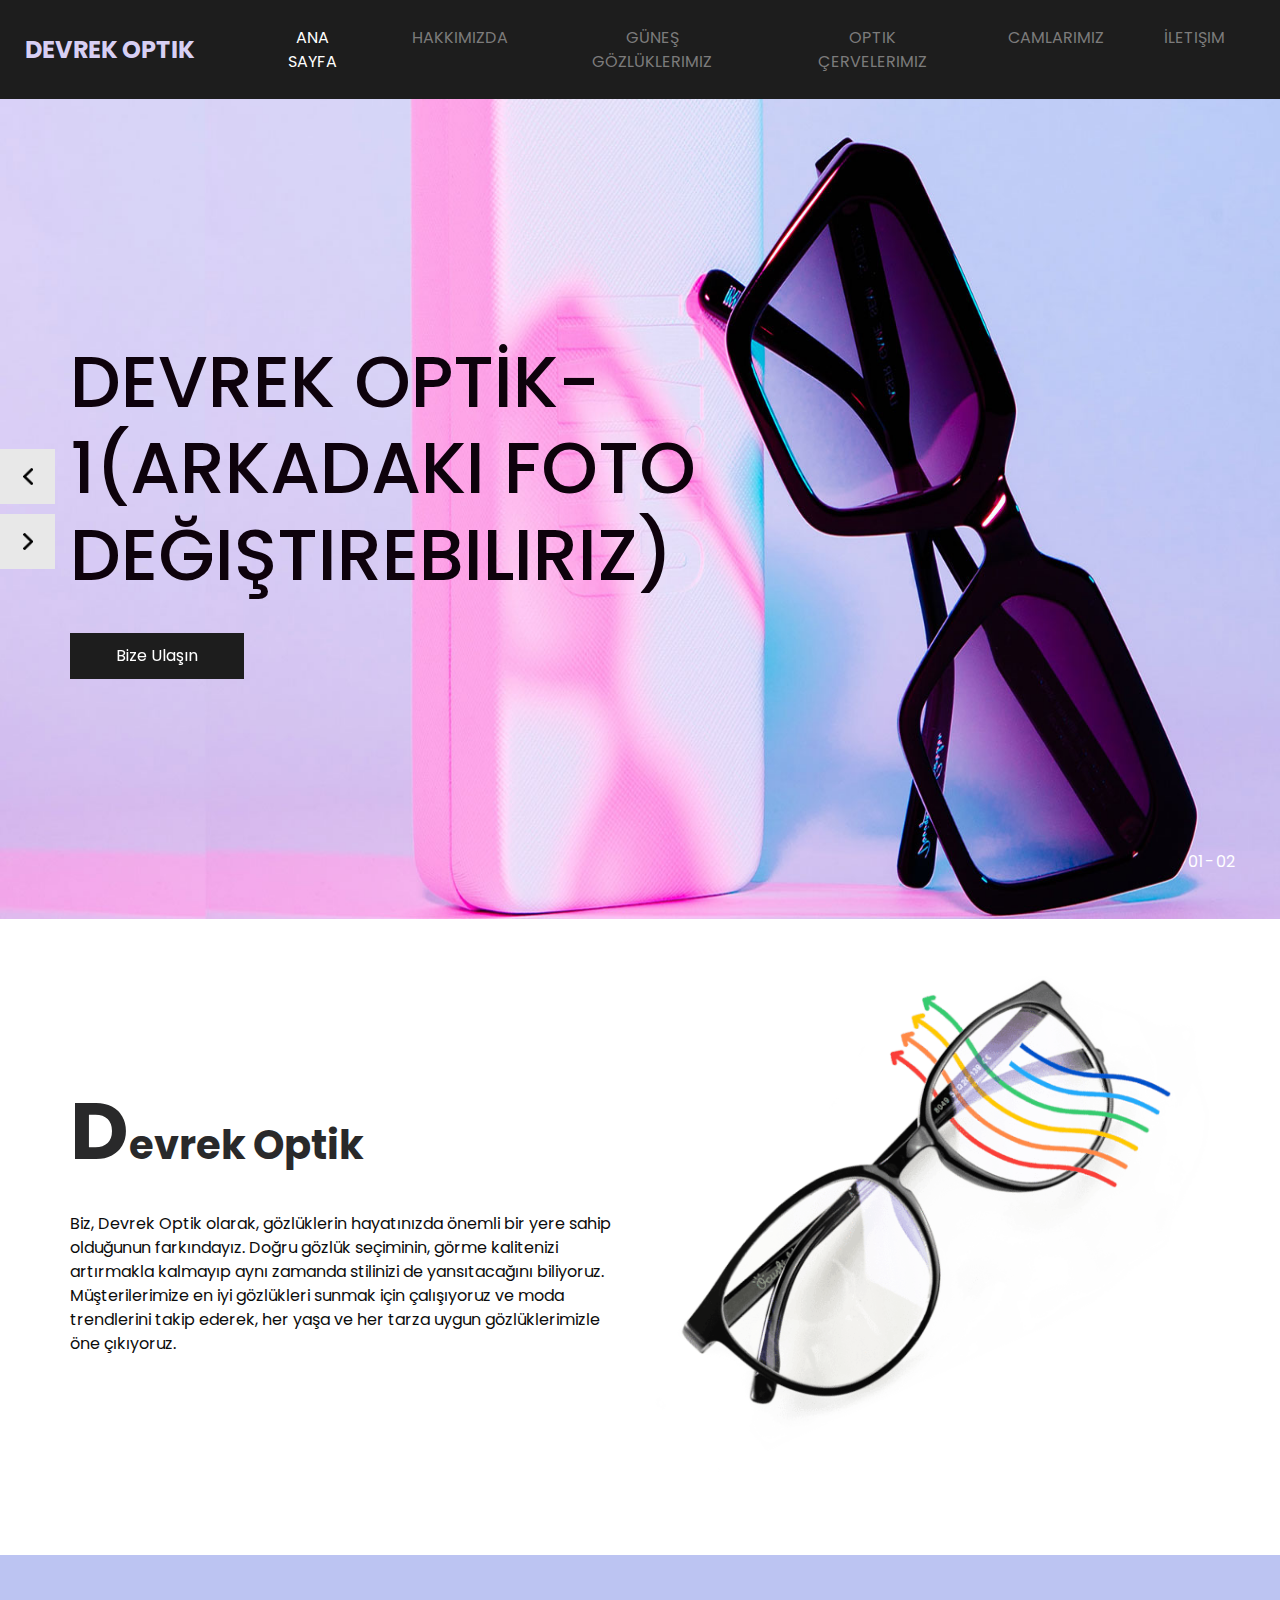
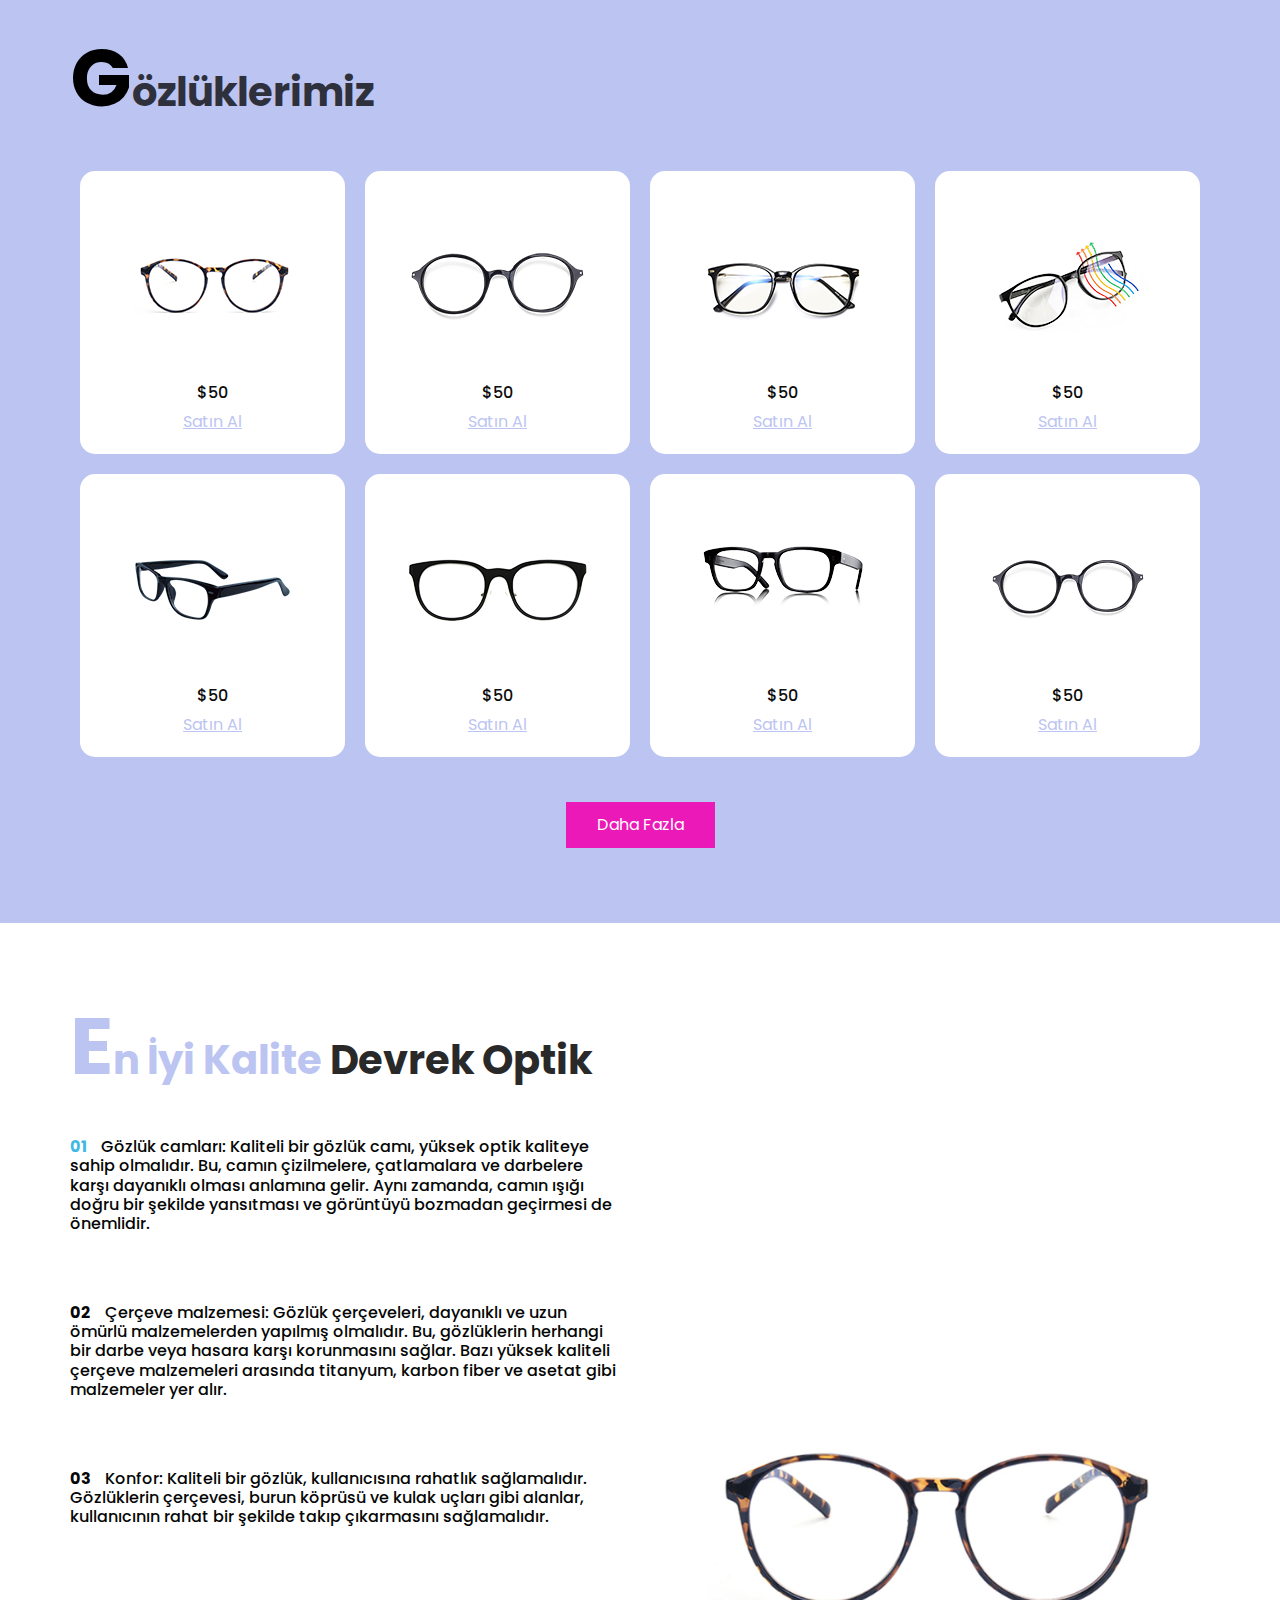
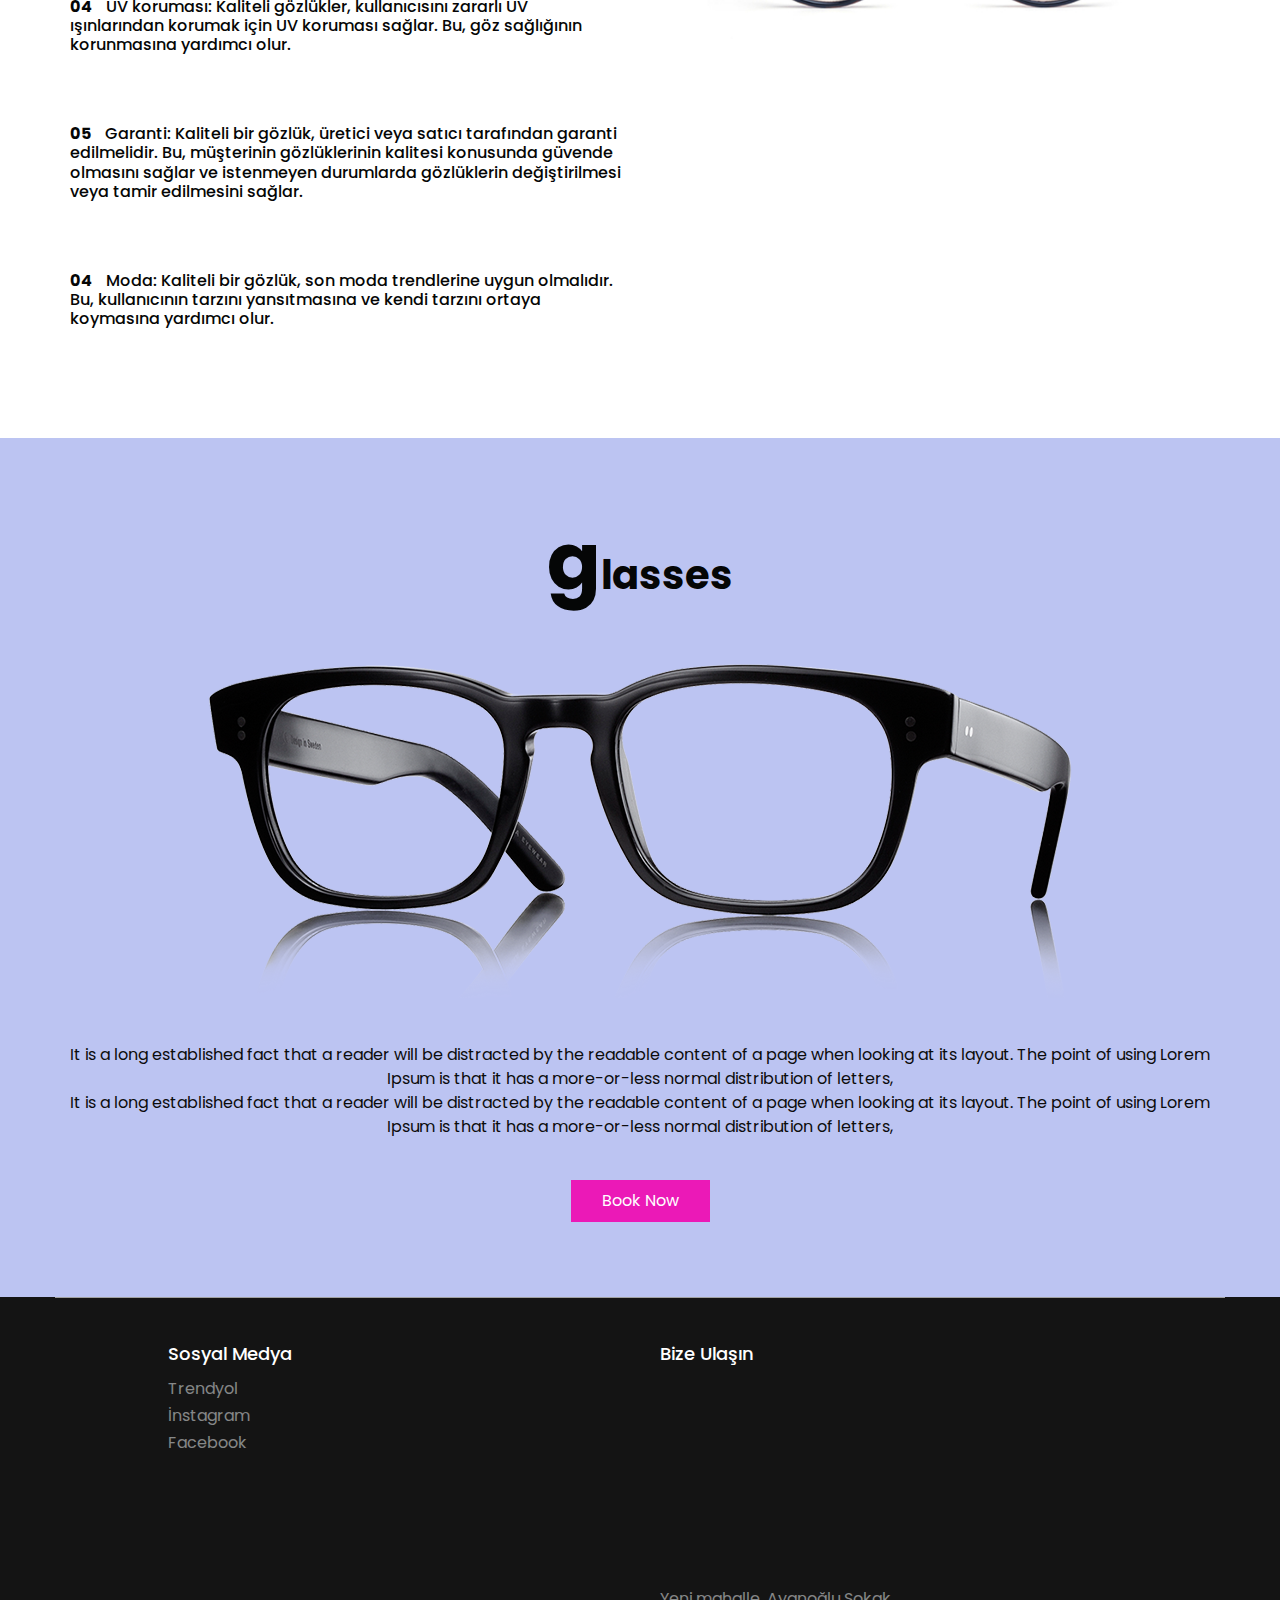
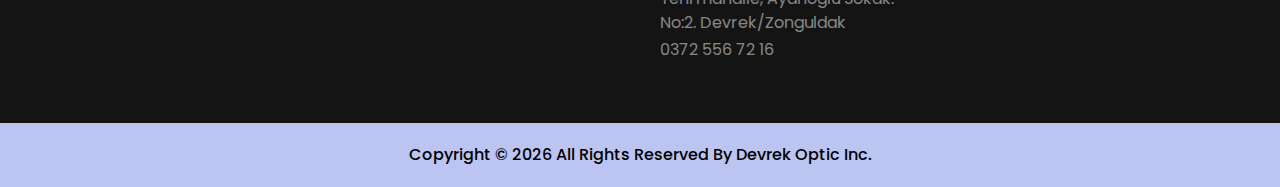
<file: devrek-optik/index.html>
<!DOCTYPE html>
<html>

<head>

  <meta charset="utf-8" />
  <meta http-equiv="X-UA-Compatible" content="IE=edge" />

  <meta name="viewport" content="width=device-width, initial-scale=1, shrink-to-fit=no" />

  <meta name="keywords" content="DEVREK OPTİK | DAİMA GÜLEN GÖZLER..." />
  <meta name="description" content="Gözlük ihtiyaçlarınızı karşılayacak her şeyi bulabileceğiniz tek adres. Geniş ürün yelpazemizle her yaşa ve her tarza uygun gözlükler sunuyoruz." />
  <meta name="author" content="Emre ÖZTÜRK" />

  <title>DEVREK OPTİK</title>

  <link rel="icon" href="/images/logo.jpg">

  <link rel="stylesheet" type="text/css" href="https://cdnjs.cloudflare.com/ajax/libs/OwlCarousel2/2.1.3/assets/owl.carousel.min.css" />


  <link rel="stylesheet" type="text/css" href="css/bootstrap.css" />


  <link href="https://fonts.googleapis.com/css?family=Poppins:400,600,700&display=swap" rel="stylesheet">

  <link href="css/style.css" rel="stylesheet" />

  <link href="css/responsive.css" rel="stylesheet" />
</head>

<body>
  <div class="hero_area">

    <header class="header_section">
      <div class="container-fluid">
        <nav class="navbar navbar-expand-lg custom_nav-container pt-3">
          <a class="navbar-brand mr-5" href="index.html">
            <span>
              Devrek Optik
            </span>
          </a>
          <button class="navbar-toggler" type="button" data-toggle="collapse" data-target="#navbarSupportedContent" aria-controls="navbarSupportedContent" aria-expanded="false" aria-label="Toggle navigation">
            <span class="navbar-toggler-icon"></span>
          </button>
          <div class="collapse navbar-collapse" id="navbarSupportedContent">
            <div class="d-flex mr-auto flex-column flex-lg-row align-items-center">
              <ul class="navbar-nav  ">
                <li class="nav-item active">
                  <a class="nav-link" href="index.html">Ana Sayfa <span class="sr-only">(current)</span></a>
                </li>
                <li class="nav-item">
                  <a class="nav-link" href="about.html"> Hakkımızda </a>
                </li>
                <li class="nav-item">
                  <a class="nav-link" href="shop.html"> Güneş Gözlüklerimiz </a>
                </li>
                <li class="nav-item">
                  <a class="nav-link" href="glass.html"> Optik Çervelerimiz </a>
                </li>
                <li class="nav-item">
                  <a class="nav-link" href="glass.html">Camlarımız  </a>
                </li>
                <li class="nav-item">
                  <a class="nav-link" href="contact.html">İletişim</a>
                </li>
              </ul>
            </div>
          </div>
        </nav>
      </div>
    </header>

    <section class=" slider_section position-relative">
      <ol class="carousel-indicators">
        <li data-target="#carouselExampleIndicators" data-slide-to="0" class="active">01</li> <span>-</span>
        <li data-target="#carouselExampleIndicators" data-slide-to="1">02</li>
      </ol>
      <div class="glass">
        <h6>
          
        </h6>
      </div>
      <div id="carouselExampleIndicators" class="carousel slide" data-ride="carousel">

        <div class="carousel-inner">
          <div class="carousel-item active">
            <div class="container">
              <div class="row">
                <div class="col-md-7">
                  <div class="detail-box">
                    <div>
                      <h1>
                        DEVREK OPTİK-1(arkadaki foto değiştirebiliriz)
                      </h1>
                      <div class="btn-box">
                        <a href="contact.html" class="btn-1">
                          Bize Ulaşın
                        </a>
                      </div>
                    </div>
                  </div>
                </div>
              </div>
            </div>
          </div>
          <div class="carousel-item">
            <div class="container">
              <div class="row">
                <div class="col-md-7">
                  <div class="detail-box">
                    <div>
                      <h1>
                        DEVREK OPTİK-2
                      </h1>
                      <div class="btn-box">
                        <a href="contact.html" class="btn-1">
                          Bize Ulaşın
                        </a>
                      </div>
                    </div>
                  </div>
                </div>
              </div>
            </div>
          </div>
        </div>
        <div class="custom_carousel-control">
          <a class="carousel-control-prev" href="#carouselExampleIndicators" role="button" data-slide="prev">
            <span class="sr-only">Önceki</span>
          </a>
          <a class="carousel-control-next" href="#carouselExampleIndicators" role="button" data-slide="next">
            <span class="sr-only">İleri</span>
          </a>
        </div>
      </div>
    </section>
 
  </div>

 

  <section class="about_section layout_padding">
    <div class="container">
      <div class="row">
        <div class="col-md-6">
          <div class="detail-box">
            <div class="heading_container">
              <h2>
               Devrek Optik
              </h2>
            </div>
            <p>
              Biz, Devrek Optik olarak, gözlüklerin hayatınızda önemli bir yere sahip olduğunun farkındayız. Doğru gözlük seçiminin, görme kalitenizi artırmakla kalmayıp aynı zamanda stilinizi de yansıtacağını biliyoruz. Müşterilerimize en iyi gözlükleri sunmak için çalışıyoruz ve moda trendlerini takip ederek, her yaşa ve her tarza uygun gözlüklerimizle öne çıkıyoruz.
            </p>
          </div>
        </div>
        <div class="col-md-6">
          <div class="img-box">
            <img src="images/about-img.png" alt="">
          </div>
        </div>
      </div>
    </div>
  </section>


  <section class="glass_section layout_padding">
    <div class="container">
      <div class="heading_container">
        <h2>
          <span> Gözlüklerimiz </span>
        </h2>
      </div>
      <div class="glass_container">
        <div class="box">
          <div class="img-box">
            <img src="images/g-1.png" alt="">
          </div>
          <div class="price">
            <h6>
              $50
            </h6>
            <a href="">
              Satın Al
            </a>
          </div>
        </div>
        <div class="box">
          <div class="img-box">
            <img src="images/g-2.png" alt="">
          </div>
          <div class="price">
            <h6>
              $50
            </h6>
            <a href="">
              Satın Al
            </a>
          </div>
        </div>
        <div class="box">
          <div class="img-box">
            <img src="images/g-3.png" alt="">
          </div>
          <div class="price">
            <h6>
              $50
            </h6>
            <a href="">
              Satın Al
            </a>
          </div>
        </div>
        <div class="box">
          <div class="img-box">
            <img src="images/g-4.png" alt="">
          </div>
          <div class="price">
            <h6>
              $50
            </h6>
            <a href="">
              Satın Al
            </a>
          </div>
        </div>
        <div class="box">
          <div class="img-box">
            <img src="images/g-5.png" alt="">
          </div>
          <div class="price">
            <h6>
              $50
            </h6>
            <a href="">
              Satın Al
            </a>
          </div>
        </div>
        <div class="box">
          <div class="img-box">
            <img src="images/g-6.png" alt="">
          </div>
          <div class="price">
            <h6>
              $50
            </h6>
            <a href="">
              Satın Al
            </a>
          </div>
        </div>
        <div class="box">
          <div class="img-box">
            <img src="images/g-7.png" alt="">
          </div>
          <div class="price">
            <h6>
              $50
            </h6>
            <a href="">
              Satın Al
            </a>
          </div>
        </div>
        <div class="box">
          <div class="img-box">
            <img src="images/g-8.png" alt="">
          </div>
          <div class="price">
            <h6>
              $50
            </h6>
            <a href="">
              Satın Al
            </a>
          </div>
        </div>
      </div>
      <div class="btn-box">
        <a href="">
          Daha Fazla
        </a>
      </div>
    </div>
  </section>

  <section class="quality_section layout_padding">
    <div class="container">
      <div class="heading_container">
        <h2>
          <span> En İyi Kalite</span> Devrek Optik
        </h2>
      </div>
      <div class="row">
        <div class="col-md-6">
          <ul class="nav nav-tabs detail-box" id="myTab" role="tablist">
            <li class="">
              <a class=" active" id="QTab1Link" data-toggle="tab" href="#qTab1" role="tab" aria-controls="qTab1" aria-selected="true">
                <h6 id="QTab1Link" data-toggle="tab" href="#qTab1" role="tab" aria-controls="qTab1" aria-selected="true">
                  <span>01</span>
                  Gözlük camları: Kaliteli bir gözlük camı, yüksek optik kaliteye sahip olmalıdır. Bu, camın çizilmelere, çatlamalara ve darbelere karşı dayanıklı olması anlamına gelir. Aynı zamanda, camın ışığı doğru bir şekilde yansıtması ve görüntüyü bozmadan geçirmesi de önemlidir.
                </h6>
              </a>
            </li>
            <li class="">
              <a class="" id="QTab2Link" data-toggle="tab" href="#qTab2" role="tab" aria-controls="qTab2" aria-selected="false">
                <h6 id="QTab2Link" data-toggle="tab" href="#qTab2" role="tab" aria-controls="qTab2" aria-selected="false">
                  <span>02</span>
                  Çerçeve malzemesi: Gözlük çerçeveleri, dayanıklı ve uzun ömürlü malzemelerden yapılmış olmalıdır. Bu, gözlüklerin herhangi bir darbe veya hasara karşı korunmasını sağlar. Bazı yüksek kaliteli çerçeve malzemeleri arasında titanyum, karbon fiber ve asetat gibi malzemeler yer alır.
                </h6>
              </a>
            </li>
            <li class="">
              <a class="" id="QTab3Link" data-toggle="tab" href="#qTab3" role="tab" aria-controls="qTab3" aria-selected="false">
                <h6 id="QTab3Link" data-toggle="tab" href="#qTab3" role="tab" aria-controls="qTab3" aria-selected="false">
                  <span>03</span>
                  Konfor: Kaliteli bir gözlük, kullanıcısına rahatlık sağlamalıdır. Gözlüklerin çerçevesi, burun köprüsü ve kulak uçları gibi alanlar, kullanıcının rahat bir şekilde takıp çıkarmasını sağlamalıdır.
                </h6>
              </a>
            </li>
            <li class="">
              <a class="" id="QTab4Link" data-toggle="tab" href="#qTab4" role="tab" aria-controls="qTab4" aria-selected="false">
                <h6 id="QTab4Link" data-toggle="tab" href="#qTab4" role="tab" aria-controls="qTab4" aria-selected="false">
                  <span>04</span>
                  UV koruması: Kaliteli gözlükler, kullanıcısını zararlı UV ışınlarından korumak için UV koruması sağlar. Bu, göz sağlığının korunmasına yardımcı olur.
                </h6>
              </a>
            </li>
            <li class="">
              <a class="" id="QTab4Link" data-toggle="tab" href="#qTab4" role="tab" aria-controls="qTab4" aria-selected="false">
                <h6 id="QTab4Link" data-toggle="tab" href="#qTab4" role="tab" aria-controls="qTab4" aria-selected="false">
                  <span>05</span>
                  Garanti: Kaliteli bir gözlük, üretici veya satıcı tarafından garanti edilmelidir. Bu, müşterinin gözlüklerinin kalitesi konusunda güvende olmasını sağlar ve istenmeyen durumlarda gözlüklerin değiştirilmesi veya tamir edilmesini sağlar.
                </h6>
              </a>
            </li>
            <li class="">
              <a class="" id="QTab4Link" data-toggle="tab" href="#qTab4" role="tab" aria-controls="qTab4" aria-selected="false">
                <h6 id="QTab4Link" data-toggle="tab" href="#qTab4" role="tab" aria-controls="qTab4" aria-selected="false">
                  <span>04</span>
                  Moda: Kaliteli bir gözlük, son moda trendlerine uygun olmalıdır. Bu, kullanıcının tarzını yansıtmasına ve kendi tarzını ortaya koymasına yardımcı olur.
                </h6>
              </a>
            </li>
          </ul>
        </div>
        <div class="col-md-6 tab-content">
          <div class="img-container tab-pane  fade show active" id="qTab1" role="tabpanel" aria-labelledby="QTab1Link">
            <div class="img-box ">
              <img src="images/quality-img.jpg" alt="">
            </div>
          </div>
          <div class="img-container tab-pane fade" id="qTab2" role="tabpanel" aria-labelledby="QTab2Link">
            <div class="img-box  ">
              <img src="images/buy-img.png" alt="">
            </div>
          </div>
          <div class="img-container tab-pane fade" id="qTab3" role="tabpanel" aria-labelledby="QTab3Link">
            <div class="img-box  ">
              <img src="images/quality-img.jpg" alt="">
            </div>
          </div>
          <div class="img-container tab-pane fade" id="qTab4" role="tabpanel" aria-labelledby="QTab4Link">
            <div class="img-box  ">
              <img src="images/buy-img.png" alt="">
            </div>
          </div>
        </div>
      </div>
    </div>
  </section>

   <section class="buy_section layout_padding">
    <div class="container">
      <div class="heading_container">
        <h2>
          
          <span class="s-2">
            glasses
          </span>
        </h2>
      </div>
      <div class="box">
        <div class="img-box">
          <img src="images/buy-img.png" alt="">
        </div>
        <div class="detail-box">
          <p>
            It is a long established fact that a reader will be distracted by the readable content of a page when
            looking at its layout. The point of using Lorem Ipsum is that it has a more-or-less normal distribution of
            letters, <br>
            It is a long established fact that a reader will be distracted by the readable content of a page when
            looking at its layout. The point of using Lorem Ipsum is that it has a more-or-less normal distribution of
            letters,
          </p>
          <a href="">
            Book Now
          </a>
        </div>
      </div>
    </div>
  </section>


  <section class="info_section ">
    <div class="container">
      <div class="row">
        
        <div class="col-md-3 offset-md-1">
          <h6>
            Sosyal Medya
          </h6>
          <ul>
            <li>
              <a href="">
                Trendyol
              </a>
            </li>
            <li>
              <a href="">
                İnstagram
              </a>
            </li>
            <li>
              <a href="">
                Facebook
              </a>
            </li>
          </ul>
        </div>
        <div class="col-md-3">
          <h6>
            Bize Ulaşın
          </h6>
          <ul>
            <li>
              <a href="">
                <iframe src="https://www.google.com/maps/embed?pb=!1m14!1m8!1m3!1d12004.749959087827!2d31.9555873!3d41.2176845!3m2!1i1024!2i768!4f13.1!3m3!1m2!1s0x409c933af956c363%3A0xd79979f9b23ddf5b!2sDevrek%20optik!5e0!3m2!1str!2str!4v1679687219034!5m2!1str!2str" width="450" height="200" style="border:0;" allowfullscreen="" loading="lazy" referrerpolicy="no-referrer-when-downgrade"></iframe>
              </a>
            </li>
            <li>
              <a href="https://goo.gl/maps/jmm5fiBmuWRrYWh48">
                Yeni mahalle, Ayanoğlu Sokak. No:2. Devrek/Zonguldak
              </a>
            </li>
            <li>
              <a href="tel:03725567216">
                0372 556 72 16
              </a>
            </li>
          </ul>
        </div>
      </div>
    </div>
  </section>

  <!-- end info section -->


  <!-- footer section -->
  <section class="container-fluid footer_section">
    <p>
      Copyright &copy; <span id="displayYear"></span> All Rights Reserved By Devrek Optic Inc.
      
    </p>
  </section>
  <!-- footer section -->

  <script type="text/javascript" src="js/jquery-3.4.1.min.js"></script>
  <script type="text/javascript" src="js/bootstrap.js"></script>
  <script type="text/javascript" src="js/custom.js"></script>

</body>

</html>
</file>
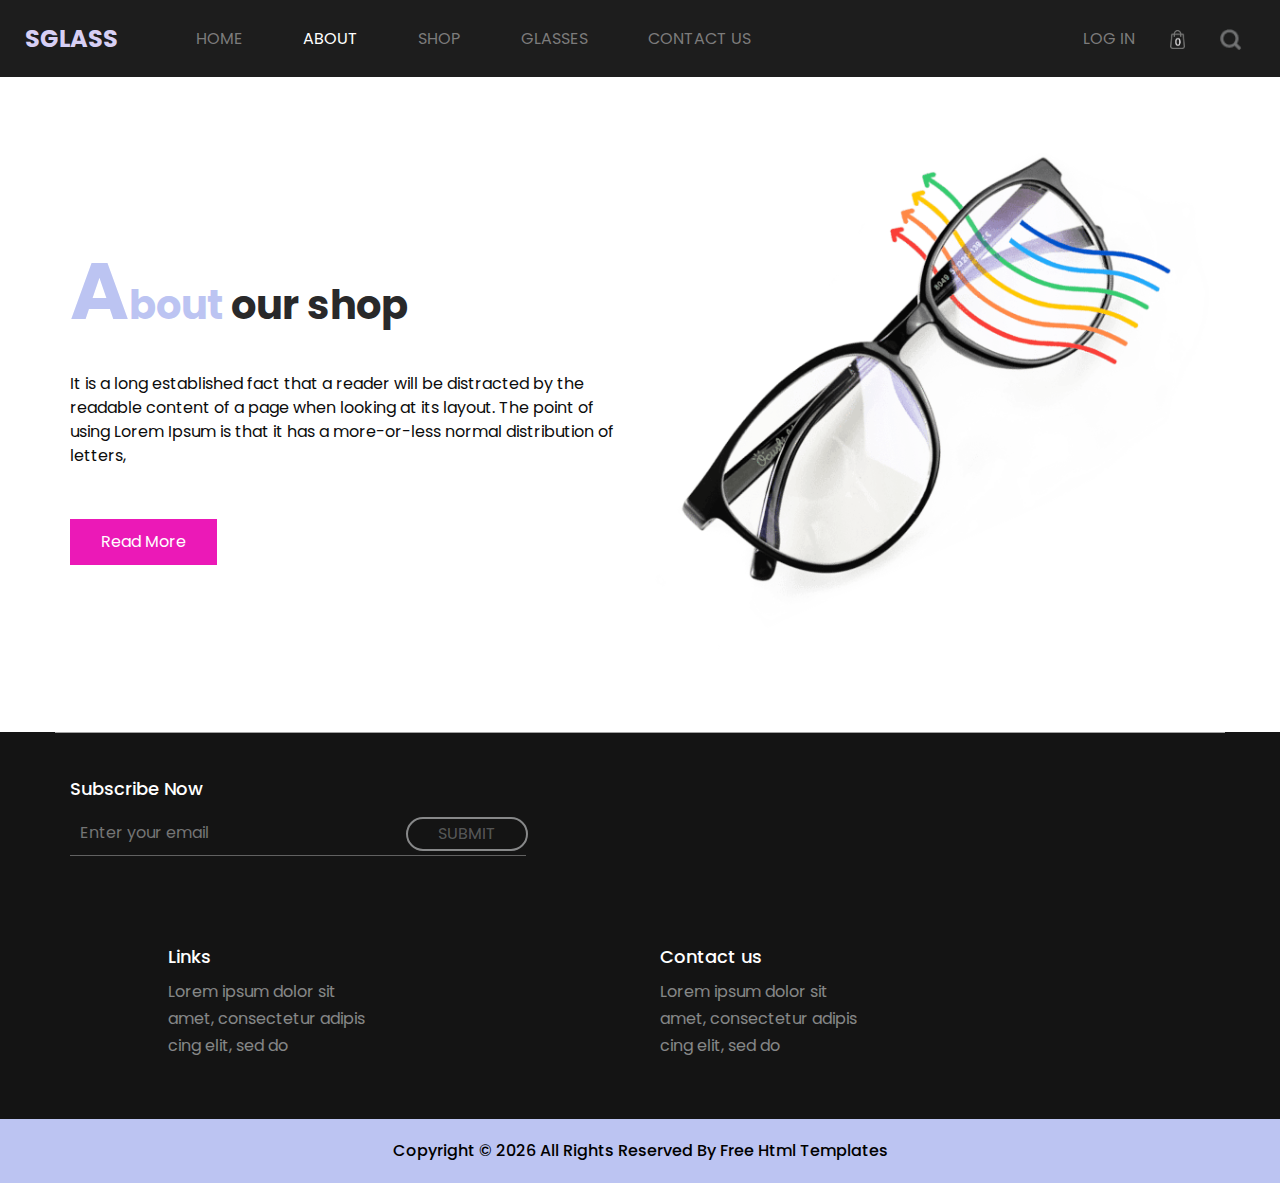
<file: devrek-optik/about.html>
<!DOCTYPE html>
<html>

<head>
  <!-- Basic -->
  <meta charset="utf-8" />
  <meta http-equiv="X-UA-Compatible" content="IE=edge" />
  <!-- Mobile Metas -->
  <meta name="viewport" content="width=device-width, initial-scale=1, shrink-to-fit=no" />
  <!-- Site Metas -->
  <meta name="keywords" content="" />
  <meta name="description" content="" />
  <meta name="author" content="" />

  <title>Sglass</title>

  <!-- slider stylesheet -->
  <link rel="stylesheet" type="text/css" href="https://cdnjs.cloudflare.com/ajax/libs/OwlCarousel2/2.1.3/assets/owl.carousel.min.css" />

  <!-- bootstrap core css -->
  <link rel="stylesheet" type="text/css" href="css/bootstrap.css" />

  <!-- fonts style -->
  <link href="https://fonts.googleapis.com/css?family=Poppins:400,600,700&display=swap" rel="stylesheet">
  <!-- Custom styles for this template -->
  <link href="css/style.css" rel="stylesheet" />
  <!-- responsive style -->
  <link href="css/responsive.css" rel="stylesheet" />
</head>

<body class="sub_page">
  <div class="hero_area">
    <!-- header section strats -->
    <header class="header_section">
      <div class="container-fluid">
        <nav class="navbar navbar-expand-lg custom_nav-container pt-3">
          <a class="navbar-brand mr-5" href="index.html">
            <span>
              Sglass
            </span>
          </a>
          <button class="navbar-toggler" type="button" data-toggle="collapse" data-target="#navbarSupportedContent" aria-controls="navbarSupportedContent" aria-expanded="false" aria-label="Toggle navigation">
            <span class="navbar-toggler-icon"></span>
          </button>
          <div class="collapse navbar-collapse" id="navbarSupportedContent">
            <div class="d-flex mr-auto flex-column flex-lg-row align-items-center">
              <ul class="navbar-nav  ">
                <li class="nav-item ">
                  <a class="nav-link" href="index.html">Home <span class="sr-only">(current)</span></a>
                </li>
                <li class="nav-item active">
                  <a class="nav-link" href="about.html"> About </a>
                </li>
                <li class="nav-item">
                  <a class="nav-link" href="shop.html"> Shop </a>
                </li>
                <li class="nav-item">
                  <a class="nav-link" href="glass.html"> Glasses </a>
                </li>
                <li class="nav-item">
                  <a class="nav-link" href="contact.html">Contact us</a>
                </li>
              </ul>
            </div>
            <div class="quote_btn-container ">
              <a href="">
                Log in
              </a>
              <a href="">
                <img src="images/cart.png" alt="">
              </a>
              <form class="form-inline">
                <button class="btn  my-2 my-sm-0 nav_search-btn" type="submit"></button>
              </form>
            </div>
          </div>
        </nav>
      </div>
    </header>
    <!-- end header section -->
  </div>

  <!-- about section -->

  <section class="about_section layout_padding">
    <div class="container">
      <div class="row">
        <div class="col-md-6">
          <div class="detail-box">
            <div class="heading_container">
              <h2>
                <span>About</span> our shop
              </h2>
            </div>
            <p>
              It is a long established fact that a reader will be distracted by the readable content of a page when
              looking at its layout. The point of using Lorem Ipsum is that it has a more-or-less normal distribution of
              letters,
            </p>
            <a href="">
              Read More
            </a>
          </div>
        </div>
        <div class="col-md-6">
          <div class="img-box">
            <img src="images/about-img.png" alt="">
          </div>
        </div>
      </div>
    </div>
  </section>


  <!-- end about section -->

  <!-- info section -->

  <section class="info_section ">
    <div class="container">
      <div class="row">
        <div class="col-md-5">
          <h6>
            Subscribe Now
          </h6>
          <form action="">
            <input type="text" placeholder="Enter your email">
            <div class="d-flex justify-content-end">
              <button>
                submit
              </button>
            </div>
          </form>
        </div>
        <div class="col-md-3 offset-md-1">
          <h6>
            Links
          </h6>
          <ul>
            <li>
              <a href="">
                Lorem ipsum dolor sit
              </a>
            </li>
            <li>
              <a href="">
                amet, consectetur adipis
              </a>
            </li>
            <li>
              <a href="">
                cing elit, sed do
              </a>
            </li>
          </ul>
        </div>
        <div class="col-md-3">
          <h6>
            Contact us
          </h6>
          <ul>
            <li>
              <a href="">
                Lorem ipsum dolor sit
              </a>
            </li>
            <li>
              <a href="">
                amet, consectetur adipis
              </a>
            </li>
            <li>
              <a href="">
                cing elit, sed do
              </a>
            </li>
          </ul>
        </div>
      </div>
    </div>
  </section>

  <!-- end info section -->


  <!-- footer section -->
  <section class="container-fluid footer_section">
    <p>
      Copyright &copy; <span id="displayYear"></span> All Rights Reserved By
      <a href="https://html.design/">Free Html Templates</a>
    </p>
  </section>
  <!-- footer section -->

  <script type="text/javascript" src="js/jquery-3.4.1.min.js"></script>
  <script type="text/javascript" src="js/bootstrap.js"></script>
  <script type="text/javascript" src="js/custom.js"></script>

</body>

</html>
</file>
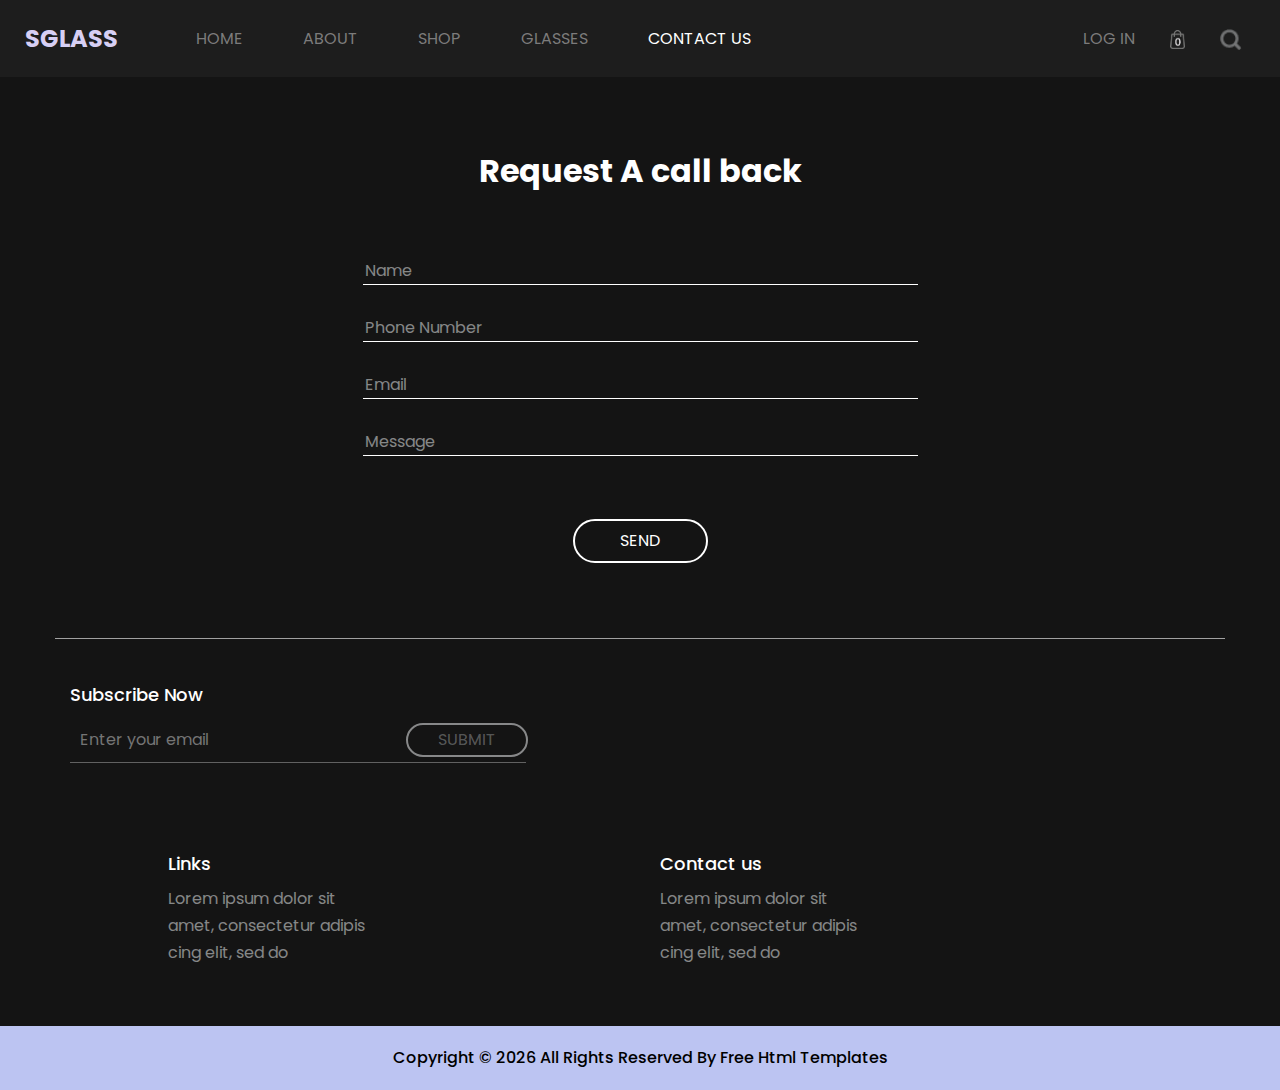
<file: devrek-optik/contact.html>
<!DOCTYPE html>
<html>

<head>
  <!-- Basic -->
  <meta charset="utf-8" />
  <meta http-equiv="X-UA-Compatible" content="IE=edge" />
  <!-- Mobile Metas -->
  <meta name="viewport" content="width=device-width, initial-scale=1, shrink-to-fit=no" />
  <!-- Site Metas -->
  <meta name="keywords" content="" />
  <meta name="description" content="" />
  <meta name="author" content="" />

  <title>Sglass</title>

  <!-- slider stylesheet -->
  <link rel="stylesheet" type="text/css" href="https://cdnjs.cloudflare.com/ajax/libs/OwlCarousel2/2.1.3/assets/owl.carousel.min.css" />

  <!-- bootstrap core css -->
  <link rel="stylesheet" type="text/css" href="css/bootstrap.css" />

  <!-- fonts style -->
  <link href="https://fonts.googleapis.com/css?family=Poppins:400,600,700&display=swap" rel="stylesheet">
  <!-- Custom styles for this template -->
  <link href="css/style.css" rel="stylesheet" />
  <!-- responsive style -->
  <link href="css/responsive.css" rel="stylesheet" />
</head>

<body class="sub_page">
  <div class="hero_area">
    <!-- header section strats -->
    <header class="header_section">
      <div class="container-fluid">
        <nav class="navbar navbar-expand-lg custom_nav-container pt-3">
          <a class="navbar-brand mr-5" href="index.html">
            <span>
              Sglass
            </span>
          </a>
          <button class="navbar-toggler" type="button" data-toggle="collapse" data-target="#navbarSupportedContent" aria-controls="navbarSupportedContent" aria-expanded="false" aria-label="Toggle navigation">
            <span class="navbar-toggler-icon"></span>
          </button>
          <div class="collapse navbar-collapse" id="navbarSupportedContent">
            <div class="d-flex mr-auto flex-column flex-lg-row align-items-center">
              <ul class="navbar-nav  ">
                <li class="nav-item ">
                  <a class="nav-link" href="index.html">Home <span class="sr-only">(current)</span></a>
                </li>
                <li class="nav-item">
                  <a class="nav-link" href="about.html"> About </a>
                </li>
                <li class="nav-item">
                  <a class="nav-link" href="shop.html"> Shop </a>
                </li>
                <li class="nav-item">
                  <a class="nav-link" href="glass.html"> Glasses </a>
                </li>
                <li class="nav-item active">
                  <a class="nav-link" href="contact.html">Contact us</a>
                </li>
              </ul>
            </div>
            <div class="quote_btn-container ">
              <a href="">
                Log in
              </a>
              <a href="">
                <img src="images/cart.png" alt="">
              </a>
              <form class="form-inline">
                <button class="btn  my-2 my-sm-0 nav_search-btn" type="submit"></button>
              </form>
            </div>
          </div>
        </nav>
      </div>
    </header>
    <!-- end header section -->
  </div>

  <!-- contact section -->

  <section class="contact_section layout_padding">
    <div class="container">
      <h2>
        Request A call back
      </h2>
      <div class="">
        <div class="row">
          <div class="col-md-6 mx-auto">
            <form action="">
              <div class="contact_form-container">
                <div>
                  <div>
                    <input type="text" placeholder="Name">
                  </div>
                  <div>
                    <input type="text" placeholder="Phone Number">
                  </div>
                  <div>
                    <input type="email" placeholder="Email">
                  </div>
                  <div class="">
                    <input type="text" placeholder="Message" class="message_input">
                  </div>
                  <div class="mt-5 d-flex justify-content-center ">
                    <button type="submit">
                      Send
                    </button>
                  </div>
                </div>

              </div>

            </form>
          </div>
        </div>
      </div>
    </div>
  </section>


  <!-- end contact section -->

  <!-- info section -->

  <section class="info_section ">
    <div class="container">
      <div class="row">
        <div class="col-md-5">
          <h6>
            Subscribe Now
          </h6>
          <form action="">
            <input type="text" placeholder="Enter your email">
            <div class="d-flex justify-content-end">
              <button>
                submit
              </button>
            </div>
          </form>
        </div>
        <div class="col-md-3 offset-md-1">
          <h6>
            Links
          </h6>
          <ul>
            <li>
              <a href="">
                Lorem ipsum dolor sit
              </a>
            </li>
            <li>
              <a href="">
                amet, consectetur adipis
              </a>
            </li>
            <li>
              <a href="">
                cing elit, sed do
              </a>
            </li>
          </ul>
        </div>
        <div class="col-md-3">
          <h6>
            Contact us
          </h6>
          <ul>
            <li>
              <a href="">
                Lorem ipsum dolor sit
              </a>
            </li>
            <li>
              <a href="">
                amet, consectetur adipis
              </a>
            </li>
            <li>
              <a href="">
                cing elit, sed do
              </a>
            </li>
          </ul>
        </div>
      </div>
    </div>
  </section>

  <!-- end info section -->

  <!-- footer section -->
  <section class="container-fluid footer_section">
    <p>
      Copyright &copy; <span id="displayYear"></span> All Rights Reserved By
      <a href="https://html.design/">Free Html Templates</a>
    </p>
  </section>
  <!-- footer section -->

  <script type="text/javascript" src="js/jquery-3.4.1.min.js"></script>
  <script type="text/javascript" src="js/bootstrap.js"></script>
  <script type="text/javascript" src="js/custom.js"></script>

</body>

</html>
</file>
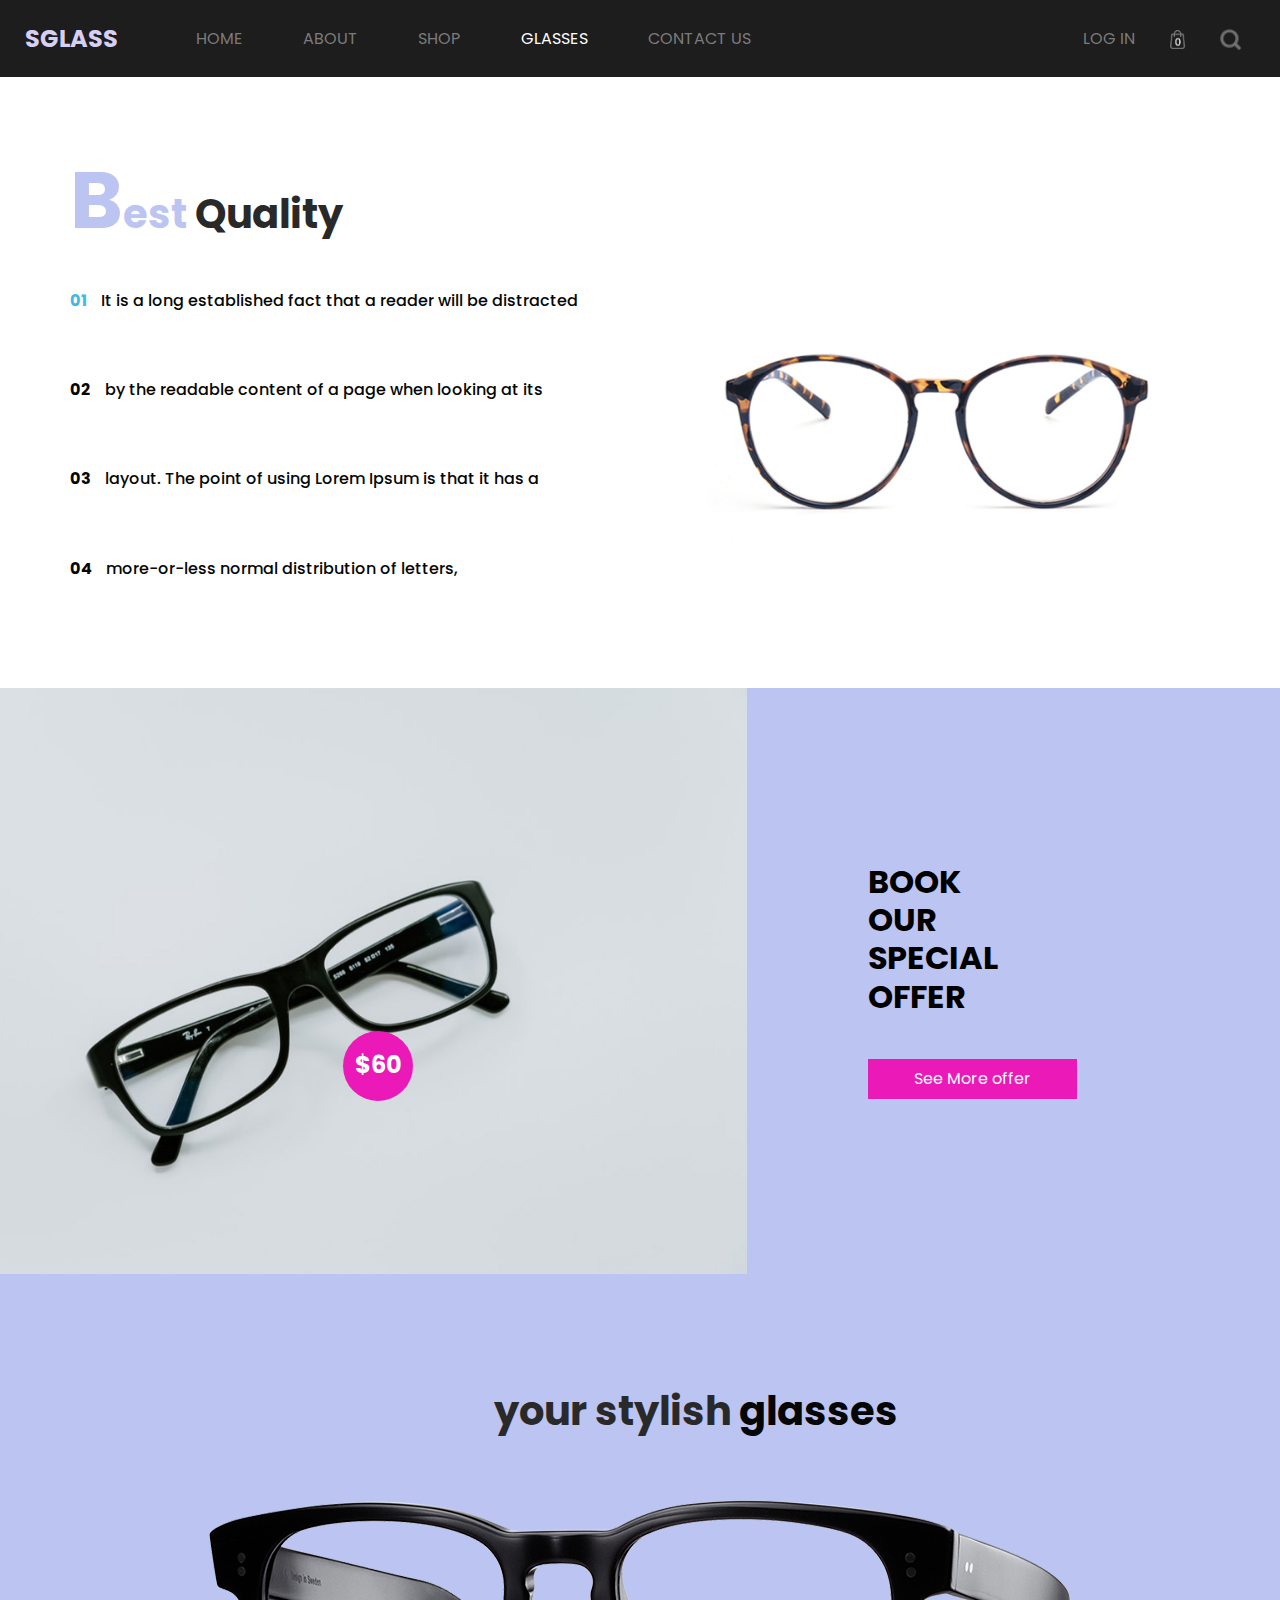
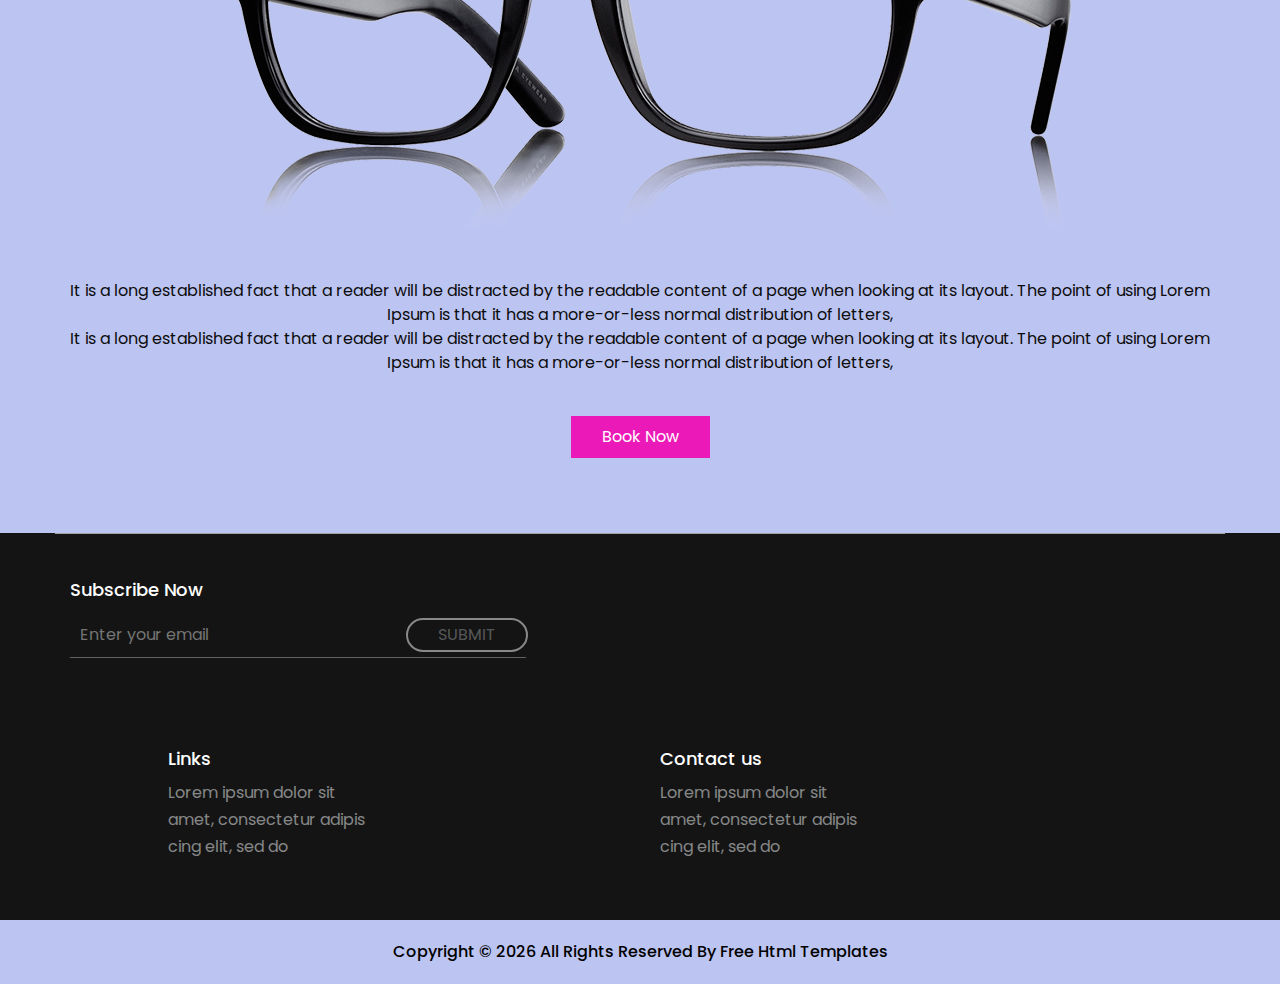
<file: devrek-optik/glass.html>
<!DOCTYPE html>
<html>

<head>
  <!-- Basic -->
  <meta charset="utf-8" />
  <meta http-equiv="X-UA-Compatible" content="IE=edge" />
  <!-- Mobile Metas -->
  <meta name="viewport" content="width=device-width, initial-scale=1, shrink-to-fit=no" />
  <!-- Site Metas -->
  <meta name="keywords" content="" />
  <meta name="description" content="" />
  <meta name="author" content="" />

  <title>Sglass</title>

  <!-- slider stylesheet -->
  <link rel="stylesheet" type="text/css" href="https://cdnjs.cloudflare.com/ajax/libs/OwlCarousel2/2.1.3/assets/owl.carousel.min.css" />

  <!-- bootstrap core css -->
  <link rel="stylesheet" type="text/css" href="css/bootstrap.css" />

  <!-- fonts style -->
  <link href="https://fonts.googleapis.com/css?family=Poppins:400,600,700&display=swap" rel="stylesheet">
  <!-- Custom styles for this template -->
  <link href="css/style.css" rel="stylesheet" />
  <!-- responsive style -->
  <link href="css/responsive.css" rel="stylesheet" />
</head>

<body class="sub_page">
  <div class="hero_area">
    <!-- header section strats -->
    <header class="header_section">
      <div class="container-fluid">
        <nav class="navbar navbar-expand-lg custom_nav-container pt-3">
          <a class="navbar-brand mr-5" href="index.html">
            <span>
              Sglass
            </span>
          </a>
          <button class="navbar-toggler" type="button" data-toggle="collapse" data-target="#navbarSupportedContent" aria-controls="navbarSupportedContent" aria-expanded="false" aria-label="Toggle navigation">
            <span class="navbar-toggler-icon"></span>
          </button>
          <div class="collapse navbar-collapse" id="navbarSupportedContent">
            <div class="d-flex mr-auto flex-column flex-lg-row align-items-center">
              <ul class="navbar-nav  ">
                <li class="nav-item ">
                  <a class="nav-link" href="index.html">Home <span class="sr-only">(current)</span></a>
                </li>
                <li class="nav-item">
                  <a class="nav-link" href="about.html"> About </a>
                </li>
                <li class="nav-item">
                  <a class="nav-link" href="shop.html"> Shop </a>
                </li>
                <li class="nav-item active">
                  <a class="nav-link" href="glass.html"> Glasses </a>
                </li>
                <li class="nav-item">
                  <a class="nav-link" href="contact.html">Contact us</a>
                </li>
              </ul>
            </div>
            <div class="quote_btn-container ">
              <a href="">
                Log in
              </a>
              <a href="">
                <img src="images/cart.png" alt="">
              </a>
              <form class="form-inline">
                <button class="btn  my-2 my-sm-0 nav_search-btn" type="submit"></button>
              </form>
            </div>
          </div>
        </nav>
      </div>
    </header>
    <!-- end header section -->
  </div>

  <!-- quality section -->

  <section class="quality_section layout_padding">
    <div class="container">
      <div class="heading_container">
        <h2>
          <span> Best</span> Quality
        </h2>
      </div>
      <div class="row">
        <div class="col-md-6">
          <ul class="nav nav-tabs detail-box" id="myTab" role="tablist">
            <li class="">
              <a class=" active" id="QTab1Link" data-toggle="tab" href="#qTab1" role="tab" aria-controls="qTab1" aria-selected="true">
                <h6 id="QTab1Link" data-toggle="tab" href="#qTab1" role="tab" aria-controls="qTab1" aria-selected="true">
                  <span>01</span>
                  It is a long established fact that a reader will be distracted
                </h6>
              </a>
            </li>
            <li class="">
              <a class="" id="QTab2Link" data-toggle="tab" href="#qTab2" role="tab" aria-controls="qTab2" aria-selected="false">
                <h6 id="QTab2Link" data-toggle="tab" href="#qTab2" role="tab" aria-controls="qTab2" aria-selected="false">
                  <span>02</span>
                  by the readable content of a page when looking at its
                </h6>
              </a>
            </li>
            <li class="">
              <a class="" id="QTab3Link" data-toggle="tab" href="#qTab3" role="tab" aria-controls="qTab3" aria-selected="false">
                <h6 id="QTab3Link" data-toggle="tab" href="#qTab3" role="tab" aria-controls="qTab3" aria-selected="false">
                  <span>03</span>
                  layout. The point of using Lorem Ipsum is that it has a
                </h6>
              </a>
            </li>
            <li class="">
              <a class="" id="QTab4Link" data-toggle="tab" href="#qTab4" role="tab" aria-controls="qTab4" aria-selected="false">
                <h6 id="QTab4Link" data-toggle="tab" href="#qTab4" role="tab" aria-controls="qTab4" aria-selected="false">
                  <span>04</span>
                  more-or-less normal distribution of letters,
                </h6>
              </a>
            </li>
          </ul>
        </div>
        <div class="col-md-6 tab-content">
          <div class="img-container tab-pane  fade show active" id="qTab1" role="tabpanel" aria-labelledby="QTab1Link">
            <div class="img-box ">
              <img src="images/quality-img.jpg" alt="">
            </div>
          </div>
          <div class="img-container tab-pane fade" id="qTab2" role="tabpanel" aria-labelledby="QTab2Link">
            <div class="img-box  ">
              <img src="images/buy-img.png" alt="">
            </div>
          </div>
          <div class="img-container tab-pane fade" id="qTab3" role="tabpanel" aria-labelledby="QTab3Link">
            <div class="img-box  ">
              <img src="images/quality-img.jpg" alt="">
            </div>
          </div>
          <div class="img-container tab-pane fade" id="qTab4" role="tabpanel" aria-labelledby="QTab4Link">
            <div class="img-box  ">
              <img src="images/buy-img.png" alt="">
            </div>
          </div>
        </div>
      </div>
    </div>
  </section>


  <!-- end quality section -->

  <!-- offer section -->

  <section class="offer_section">
    <div class="container-fluid">
      <div class="row">
        <div class="col-md-7 px-0">
          <div class="img-box">
            <img src="images/offer-img.jpg" alt="">
            <div class="price">
              <h4>
                $60
              </h4>
            </div>
          </div>
        </div>
        <div class="col-md-4 offset-md-1">
          <div class="detail-box">
            <h2>
              Book <br>
              our <br>
              special <br>
              offer
            </h2>
            <a href="">
              See More offer
            </a>
          </div>
        </div>
      </div>
    </div>
  </section>


  <!-- end offer section -->

  <!-- buy section -->

  <section class="buy_section layout_padding">
    <div class="container">
      <div class="heading_container">
        <h2>
          <span class="s-1">
            Buy
          </span>
          your stylish
          <span class="s-2">
            glasses
          </span>
        </h2>
      </div>
      <div class="box">
        <div class="img-box">
          <img src="images/buy-img.png" alt="">
        </div>
        <div class="detail-box">
          <p>
            It is a long established fact that a reader will be distracted by the readable content of a page when
            looking at its layout. The point of using Lorem Ipsum is that it has a more-or-less normal distribution of
            letters, <br>
            It is a long established fact that a reader will be distracted by the readable content of a page when
            looking at its layout. The point of using Lorem Ipsum is that it has a more-or-less normal distribution of
            letters,
          </p>
          <a href="">
            Book Now
          </a>
        </div>
      </div>
    </div>
  </section>

  <!-- end buy section -->

  <!-- info section -->

  <section class="info_section ">
    <div class="container">
      <div class="row">
        <div class="col-md-5">
          <h6>
            Subscribe Now
          </h6>
          <form action="">
            <input type="text" placeholder="Enter your email">
            <div class="d-flex justify-content-end">
              <button>
                submit
              </button>
            </div>
          </form>
        </div>
        <div class="col-md-3 offset-md-1">
          <h6>
            Links
          </h6>
          <ul>
            <li>
              <a href="">
                Lorem ipsum dolor sit
              </a>
            </li>
            <li>
              <a href="">
                amet, consectetur adipis
              </a>
            </li>
            <li>
              <a href="">
                cing elit, sed do
              </a>
            </li>
          </ul>
        </div>
        <div class="col-md-3">
          <h6>
            Contact us
          </h6>
          <ul>
            <li>
              <a href="">
                Lorem ipsum dolor sit
              </a>
            </li>
            <li>
              <a href="">
                amet, consectetur adipis
              </a>
            </li>
            <li>
              <a href="">
                cing elit, sed do
              </a>
            </li>
          </ul>
        </div>
      </div>
    </div>
  </section>

  <!-- end info section -->

  <!-- footer section -->
  <section class="container-fluid footer_section">
    <p>
      Copyright &copy; <span id="displayYear"></span> All Rights Reserved By
      <a href="https://html.design/">Free Html Templates</a>
    </p>
  </section>
  <!-- footer section -->

  <script type="text/javascript" src="js/jquery-3.4.1.min.js"></script>
  <script type="text/javascript" src="js/bootstrap.js"></script>
  <script type="text/javascript" src="js/custom.js"></script>

</body>

</html>
</file>
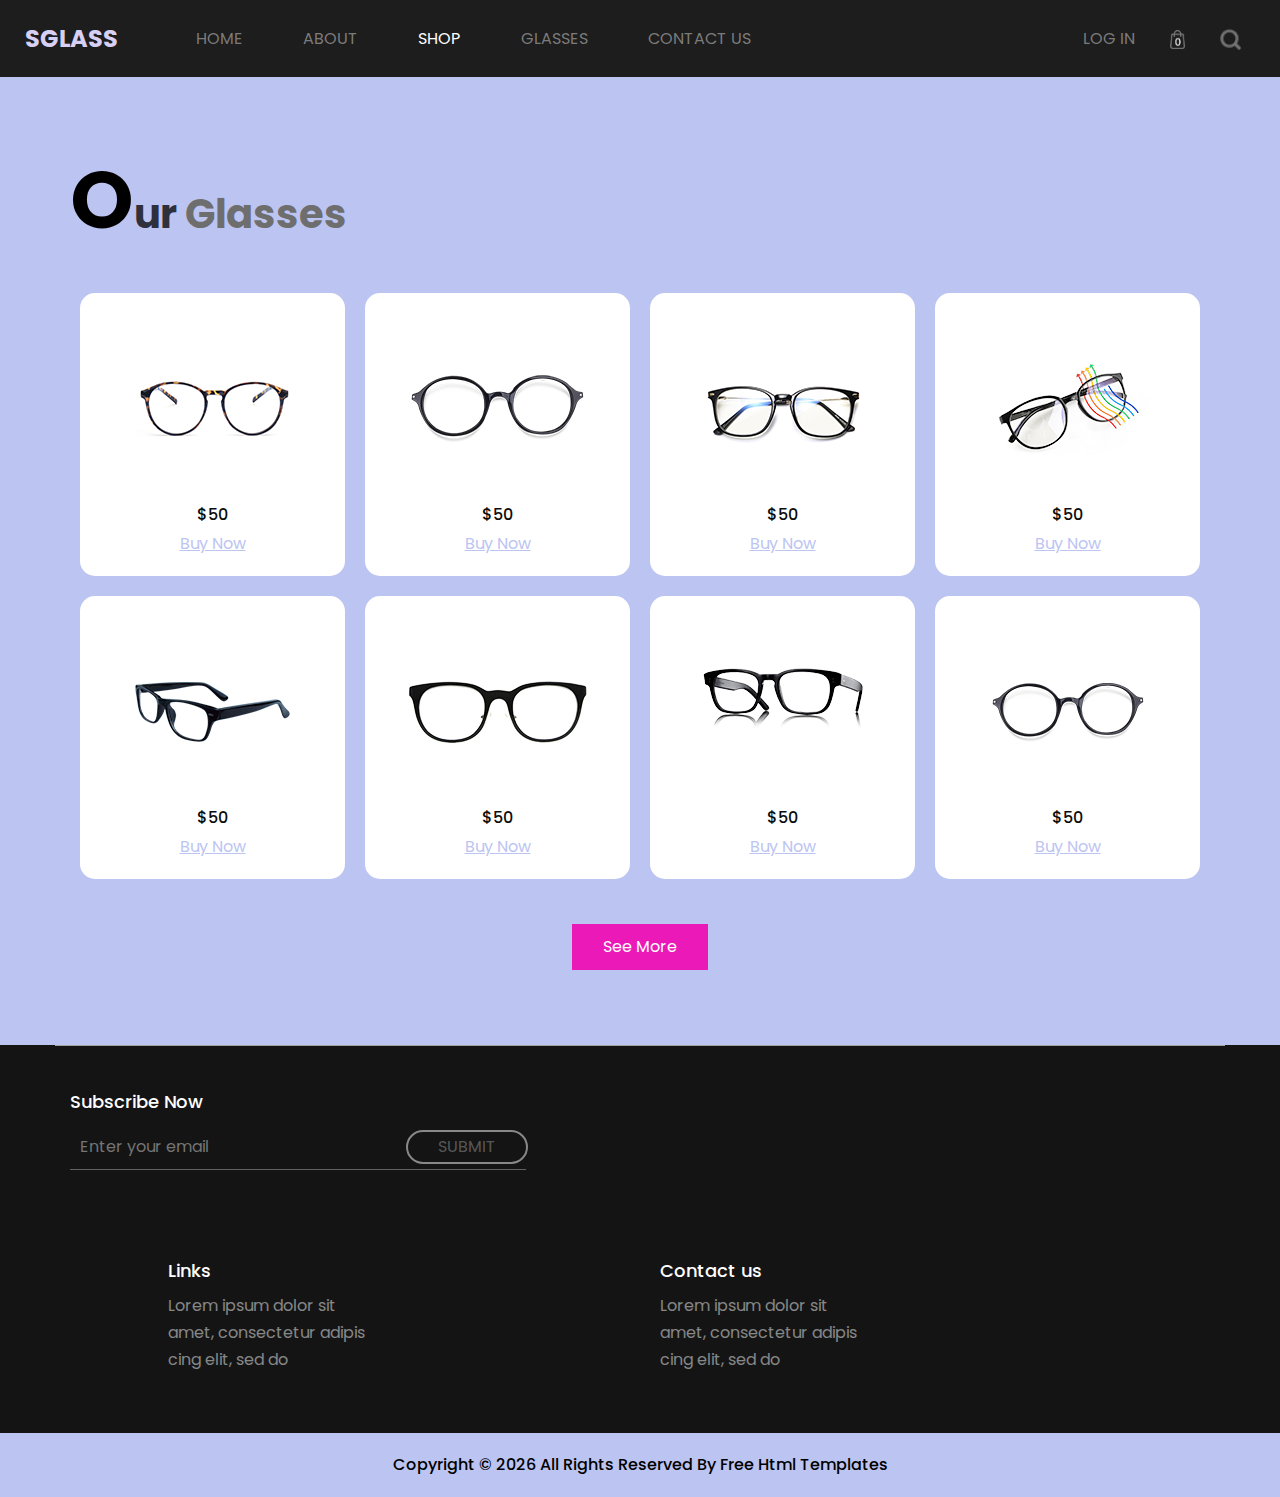
<file: devrek-optik/shop.html>
<!DOCTYPE html>
<html>

<head>
  <!-- Basic -->
  <meta charset="utf-8" />
  <meta http-equiv="X-UA-Compatible" content="IE=edge" />
  <!-- Mobile Metas -->
  <meta name="viewport" content="width=device-width, initial-scale=1, shrink-to-fit=no" />
  <!-- Site Metas -->
  <meta name="keywords" content="" />
  <meta name="description" content="" />
  <meta name="author" content="" />

  <title>Sglass</title>

  <!-- slider stylesheet -->
  <link rel="stylesheet" type="text/css" href="https://cdnjs.cloudflare.com/ajax/libs/OwlCarousel2/2.1.3/assets/owl.carousel.min.css" />

  <!-- bootstrap core css -->
  <link rel="stylesheet" type="text/css" href="css/bootstrap.css" />

  <!-- fonts style -->
  <link href="https://fonts.googleapis.com/css?family=Poppins:400,600,700&display=swap" rel="stylesheet">
  <!-- Custom styles for this template -->
  <link href="css/style.css" rel="stylesheet" />
  <!-- responsive style -->
  <link href="css/responsive.css" rel="stylesheet" />
</head>

<body class="sub_page">
  <div class="hero_area">
    <!-- header section strats -->
    <header class="header_section">
      <div class="container-fluid">
        <nav class="navbar navbar-expand-lg custom_nav-container pt-3">
          <a class="navbar-brand mr-5" href="index.html">
            <span>
              Sglass
            </span>
          </a>
          <button class="navbar-toggler" type="button" data-toggle="collapse" data-target="#navbarSupportedContent" aria-controls="navbarSupportedContent" aria-expanded="false" aria-label="Toggle navigation">
            <span class="navbar-toggler-icon"></span>
          </button>
          <div class="collapse navbar-collapse" id="navbarSupportedContent">
            <div class="d-flex mr-auto flex-column flex-lg-row align-items-center">
              <ul class="navbar-nav  ">
                <li class="nav-item ">
                  <a class="nav-link" href="index.html">Home <span class="sr-only">(current)</span></a>
                </li>
                <li class="nav-item">
                  <a class="nav-link" href="about.html"> About </a>
                </li>
                <li class="nav-item active">
                  <a class="nav-link" href="shop.html"> Shop </a>
                </li>
                <li class="nav-item">
                  <a class="nav-link" href="glass.html"> Glasses </a>
                </li>
                <li class="nav-item">
                  <a class="nav-link" href="contact.html">Contact us</a>
                </li>
              </ul>
            </div>
            <div class="quote_btn-container ">
              <a href="">
                Log in
              </a>
              <a href="">
                <img src="images/cart.png" alt="">
              </a>
              <form class="form-inline">
                <button class="btn  my-2 my-sm-0 nav_search-btn" type="submit"></button>
              </form>
            </div>
          </div>
        </nav>
      </div>
    </header>
    <!-- end header section -->
  </div>

  <!-- glass section -->

  <section class="glass_section layout_padding">
    <div class="container">
      <div class="heading_container">
        <h2>
          <span> Our </span> Glasses
        </h2>
      </div>
      <div class="glass_container">
        <div class="box">
          <div class="img-box">
            <img src="images/g-1.png" alt="">
          </div>
          <div class="price">
            <h6>
              $50
            </h6>
            <a href="">
              Buy Now
            </a>
          </div>
        </div>
        <div class="box">
          <div class="img-box">
            <img src="images/g-2.png" alt="">
          </div>
          <div class="price">
            <h6>
              $50
            </h6>
            <a href="">
              Buy Now
            </a>
          </div>
        </div>
        <div class="box">
          <div class="img-box">
            <img src="images/g-3.png" alt="">
          </div>
          <div class="price">
            <h6>
              $50
            </h6>
            <a href="">
              Buy Now
            </a>
          </div>
        </div>
        <div class="box">
          <div class="img-box">
            <img src="images/g-4.png" alt="">
          </div>
          <div class="price">
            <h6>
              $50
            </h6>
            <a href="">
              Buy Now
            </a>
          </div>
        </div>
        <div class="box">
          <div class="img-box">
            <img src="images/g-5.png" alt="">
          </div>
          <div class="price">
            <h6>
              $50
            </h6>
            <a href="">
              Buy Now
            </a>
          </div>
        </div>
        <div class="box">
          <div class="img-box">
            <img src="images/g-6.png" alt="">
          </div>
          <div class="price">
            <h6>
              $50
            </h6>
            <a href="">
              Buy Now
            </a>
          </div>
        </div>
        <div class="box">
          <div class="img-box">
            <img src="images/g-7.png" alt="">
          </div>
          <div class="price">
            <h6>
              $50
            </h6>
            <a href="">
              Buy Now
            </a>
          </div>
        </div>
        <div class="box">
          <div class="img-box">
            <img src="images/g-8.png" alt="">
          </div>
          <div class="price">
            <h6>
              $50
            </h6>
            <a href="">
              Buy Now
            </a>
          </div>
        </div>
      </div>
      <div class="btn-box">
        <a href="">
          See More
        </a>
      </div>
    </div>
  </section>

  <!-- end glass section -->

  <!-- info section -->

  <section class="info_section ">
    <div class="container">
      <div class="row">
        <div class="col-md-5">
          <h6>
            Subscribe Now
          </h6>
          <form action="">
            <input type="text" placeholder="Enter your email">
            <div class="d-flex justify-content-end">
              <button>
                submit
              </button>
            </div>
          </form>
        </div>
        <div class="col-md-3 offset-md-1">
          <h6>
            Links
          </h6>
          <ul>
            <li>
              <a href="">
                Lorem ipsum dolor sit
              </a>
            </li>
            <li>
              <a href="">
                amet, consectetur adipis
              </a>
            </li>
            <li>
              <a href="">
                cing elit, sed do
              </a>
            </li>
          </ul>
        </div>
        <div class="col-md-3">
          <h6>
            Contact us
          </h6>
          <ul>
            <li>
              <a href="">
                Lorem ipsum dolor sit
              </a>
            </li>
            <li>
              <a href="">
                amet, consectetur adipis
              </a>
            </li>
            <li>
              <a href="">
                cing elit, sed do
              </a>
            </li>
          </ul>
        </div>
      </div>
    </div>
  </section>

  <!-- end info section -->


  <!-- footer section -->
  <section class="container-fluid footer_section">
    <p>
      Copyright &copy; <span id="displayYear"></span> All Rights Reserved By
      <a href="https://html.design/">Free Html Templates</a>
    </p>
  </section>
  <!-- footer section -->

  <script type="text/javascript" src="js/jquery-3.4.1.min.js"></script>
  <script type="text/javascript" src="js/bootstrap.js"></script>
  <script type="text/javascript" src="js/custom.js"></script>

</body>

</html>
</file>
<file: devrek-optik/css/style.css>
body {
  font-family: 'Poppins', sans-serif;
  color: #0c0c0c;
  background-color: #ffffff;
}

.layout_padding {
  padding: 75px 0;
}

.layout_padding2 {
  padding: 45px 0;
}

.layout_padding2-top {
  padding-top: 45px;
}

.layout_padding2-bottom {
  padding-bottom: 45px;
}

.layout_padding-top {
  padding-top: 75px;
}

.layout_padding-bottom {
  padding-bottom: 75px;
}

.heading_container {
  display: -webkit-box;
  display: -ms-flexbox;
  display: flex;
}

.heading_container h2 {
  font-weight: bold;
  color: #29292a;
  font-size: 2.5rem;
}

.heading_container h2::first-letter {
  font-size: 2em;
}

.heading_container h2 span {
  color: #bcc4f2;
}

/*header section*/
.hero_area {
  height: 100vh;
}

.sub_page .hero_area {
  height: auto;
}

.header_section {
  background-color: #1d1d1d;
}

.header_section .container-fluid {
  padding-right: 25px;
  padding-left: 25px;
}

.header_section .nav_container {
  margin: 0 auto;
}

.custom_nav-container.navbar-expand-lg .navbar-nav .nav-item .nav-link {
  padding: 10px 30px;
  color: #7c7b7b;
  text-align: center;
  text-transform: uppercase;
}

.custom_nav-container.navbar-expand-lg .navbar-nav .nav-item .nav-link:hover {
  color: #ffffff;
}

.custom_nav-container.navbar-expand-lg .navbar-nav .nav-item.active .nav-link {
  color: #ffffff;
}

a,
a:hover,
a:focus {
  text-decoration: none;
}

a:hover,
a:focus {
  color: initial;
}

.btn,
.btn:focus {
  outline: none !important;
  -webkit-box-shadow: none;
          box-shadow: none;
}

.custom_nav-container .nav_search-btn {
  background-image: url(../images/search-icon.png);
  background-size: 22px;
  background-repeat: no-repeat;
  background-position-y: 7px;
  width: 35px;
  height: 35px;
  padding: 0;
  border: none;
}

.navbar-brand {
  display: -webkit-box;
  display: -ms-flexbox;
  display: flex;
  -webkit-box-align: center;
      -ms-flex-align: center;
          align-items: center;
}

.navbar-brand span {
  font-size: 24px;
  font-weight: 700;
  color: #d7cff4;
  text-transform: uppercase;
}

.custom_nav-container {
  z-index: 99999;
  padding: 15px 0;
}

.custom_nav-container .navbar-toggler {
  outline: none;
}

.custom_nav-container .navbar-toggler .navbar-toggler-icon {
  background-image: url(../images/menu.png);
  background-size: 55px;
}

.quote_btn-container {
  display: -webkit-box;
  display: -ms-flexbox;
  display: flex;
  -webkit-box-align: center;
      -ms-flex-align: center;
          align-items: center;
}

.quote_btn-container a {
  color: #7c7b7b;
  text-transform: uppercase;
}

.quote_btn-container a img {
  width: 15px;
  margin: 0 35px;
}

.quote_btn-container a:hover {
  color: #ffffff;
}

/*end header section*/
/* slider section */
.slider_section {
  height: calc(100% - 80px);
  display: -webkit-box;
  display: -ms-flexbox;
  display: flex;
  -webkit-box-align: center;
      -ms-flex-align: center;
          align-items: center;
  background-image: url(../images/slider-bg.jpg);
  background-size: 100% 100%;
}

.slider_section .glass {
  position: absolute;
  right: 25px;
  top: 75px;
}

.slider_section .glass h6 {
  -webkit-writing-mode: tb;
      -ms-writing-mode: tb;
          writing-mode: tb;
  text-orientation: upright;
  text-transform: uppercase;
  color: #ffffff;
  letter-spacing: -5px;
}

.slider_section .detail-box h1 {
  text-transform: uppercase;
  font-size: 4.5rem;
  color: #0e020c;
}

.slider_section .detail-box h2 {
  text-transform: uppercase;
  font-size: 3rem;
  font-weight: bold;
  color: #ffffff;
}

.slider_section .detail-box .btn-box {
  margin-top: 35px;
}

.slider_section .detail-box .btn-box a {
  display: inline-block;
  padding: 10px 45px;
  background-color: #1d1d1d;
  color: #ffffff;
  -webkit-transition: all 0.3s;
  transition: all 0.3s;
  border: 1px solid transparent;
}

.slider_section .detail-box .btn-box a:hover {
  background-color: transparent;
  border-color: #1d1d1d;
  color: #1d1d1d;
}

.slider_section #carouselExampleIndicators {
  width: 100%;
}

.slider_section .carousel-indicators {
  color: #ffffff;
  -webkit-box-pack: end;
      -ms-flex-pack: end;
          justify-content: flex-end;
  margin: 0;
  bottom: 45px;
  right: 45px;
}

.slider_section .carousel-indicators span {
  margin: 0 2px;
}

.slider_section .carousel-indicators li {
  text-indent: unset;
  margin: 0;
  border: none;
  opacity: 1;
  background-color: transparent;
  width: auto;
  height: auto;
}

.slider_section .custom_carousel-control {
  position: absolute;
  top: 50%;
  left: 0;
  width: 105px;
  -webkit-transform: translateY(-50%);
          transform: translateY(-50%);
}

.slider_section .custom_carousel-control .carousel-control-prev,
.slider_section .custom_carousel-control .carousel-control-next {
  margin: 10px 0;
  position: relative;
  width: 55px;
  height: 55px;
  border: none;
  opacity: 1;
  background-repeat: no-repeat;
  background-size: 10px;
  background-position: center;
  background-color: #e8e8e8;
}

.slider_section .custom_carousel-control .carousel-control-prev:hover,
.slider_section .custom_carousel-control .carousel-control-next:hover {
  background-color: #eb19b7;
}

.slider_section .custom_carousel-control .carousel-control-prev {
  background-image: url(../images/prev.png);
}

.slider_section .custom_carousel-control .carousel-control-prev:hover {
  background-image: url(../images/prev-white.png);
}

.slider_section .custom_carousel-control .carousel-control-next {
  background-image: url(../images/next.png);
}

.slider_section .custom_carousel-control .carousel-control-next:hover {
  background-image: url(../images/next-white.png);
}

/* end slider section */
.about_section .row {
  -webkit-box-align: center;
      -ms-flex-align: center;
          align-items: center;
}

.about_section .detail-box .heading_container {
  margin-bottom: 25px;
}

.about_section .detail-box a {
  display: inline-block;
  padding: 10px 30px;
  background-color: #eb19b7;
  color: #ffffff;
  -webkit-transition: all 0.3s;
  transition: all 0.3s;
  border: 1px solid transparent;
  margin-top: 35px;
}

.about_section .detail-box a:hover {
  background-color: transparent;
  border-color: #eb19b7;
  color: #eb19b7;
}

.about_section .img-box img {
  width: 100%;
}

.glass_section {
  background-color: #bcc4f2;
}

.glass_section .heading_container h2 {
  color: #6f6e6e;
  margin-bottom: 35px;
}

.glass_section .heading_container h2::first-letter {
  color: #000000;
}

.glass_section .heading_container h2 span {
  color: #2e303c;
}

.glass_section .glass_container {
  display: -webkit-box;
  display: -ms-flexbox;
  display: flex;
  -ms-flex-wrap: wrap;
      flex-wrap: wrap;
  -webkit-box-pack: center;
      -ms-flex-pack: center;
          justify-content: center;
}

.glass_section .glass_container .box {
  width: 265px;
  margin: 10px;
  background-color: #ffffff;
  display: -webkit-box;
  display: -ms-flexbox;
  display: flex;
  -webkit-box-orient: vertical;
  -webkit-box-direction: normal;
      -ms-flex-direction: column;
          flex-direction: column;
  -webkit-box-align: center;
      -ms-flex-align: center;
          align-items: center;
  text-align: center;
  padding: 20px;
  border-radius: 15px;
}

.glass_section .glass_container .box .img-box {
  margin: 50px 0;
  height: 92px;
  display: -webkit-box;
  display: -ms-flexbox;
  display: flex;
  -webkit-box-pack: center;
      -ms-flex-pack: center;
          justify-content: center;
  -webkit-box-align: center;
      -ms-flex-align: center;
          align-items: center;
}

.glass_section .glass_container .box .img-box img {
  max-width: 100%;
}

.glass_section .glass_container .box .price a {
  color: #bcc4f2;
  text-decoration: underline;
}

.glass_section .btn-box {
  display: -webkit-box;
  display: -ms-flexbox;
  display: flex;
  -webkit-box-pack: center;
      -ms-flex-pack: center;
          justify-content: center;
}

.glass_section .btn-box a {
  display: inline-block;
  padding: 10px 30px;
  background-color: #eb19b7;
  color: #ffffff;
  -webkit-transition: all 0.3s;
  transition: all 0.3s;
  border: 1px solid transparent;
  margin-top: 35px;
}

.glass_section .btn-box a:hover {
  background-color: transparent;
  border-color: #eb19b7;
  color: #eb19b7;
}

.quality_section .nav-tabs {
  border: none;
}

.quality_section .detail-box a h6 {
  margin: 35px 0;
  color: #050606;
}

.quality_section .detail-box a h6 span {
  font-weight: bold;
  margin-right: 10px;
}

.quality_section .detail-box a.active h6 span {
  color: #42b8e4;
}

.quality_section .img-container {
  height: 100%;
}

.quality_section .img-container .img-box {
  display: -webkit-box;
  display: -ms-flexbox;
  display: flex;
  -webkit-box-align: center;
      -ms-flex-align: center;
          align-items: center;
  height: 100%;
}

.quality_section .img-container .img-box img {
  width: 100%;
}

.offer_section {
  background-color: #bcc4f2;
}

.offer_section .row {
  -webkit-box-align: center;
      -ms-flex-align: center;
          align-items: center;
}

.offer_section .img-box {
  position: relative;
}

.offer_section .img-box img {
  width: 100%;
}

.offer_section .img-box .price {
  position: absolute;
  top: 58.5%;
  left: 46%;
  display: -webkit-box;
  display: -ms-flexbox;
  display: flex;
  -webkit-box-pack: center;
      -ms-flex-pack: center;
          justify-content: center;
  -webkit-box-align: center;
      -ms-flex-align: center;
          align-items: center;
  width: 70px;
  height: 70px;
  background-color: #eb19b7;
  border-radius: 100%;
}

.offer_section .img-box .price h4 {
  margin: 0;
  font-weight: bold;
  color: #ffffff;
}

.offer_section .detail-box h2 {
  font-weight: bold;
  text-transform: uppercase;
  color: #000000;
}

.offer_section .detail-box a {
  display: inline-block;
  padding: 7px 45px;
  background-color: #eb19b7;
  color: #ffffff;
  -webkit-transition: all 0.3s;
  transition: all 0.3s;
  border: 1px solid transparent;
  margin-top: 35px;
}

.offer_section .detail-box a:hover {
  background-color: transparent;
  border-color: #eb19b7;
  color: #eb19b7;
}

.buy_section {
  text-align: center;
  background-color: #bcc4f2;
}

.buy_section .heading_container {
  -webkit-box-pack: center;
      -ms-flex-pack: center;
          justify-content: center;
          color:#000000
}

.buy_section .heading_container h2 .s-2 {
  color: #050606;
}

.buy_section .box {
  display: -webkit-box;
  display: -ms-flexbox;
  display: flex;
  -webkit-box-orient: vertical;
  -webkit-box-direction: normal;
      -ms-flex-direction: column;
          flex-direction: column;
  -webkit-box-align: center;
      -ms-flex-align: center;
          align-items: center;
}

.buy_section .box .img-box {
  margin: 45px 0;
}

.buy_section .box .img-box img {
  max-width: 100%;
}

.buy_section .box .detail-box a {
  display: inline-block;
  padding: 8px 30px;
  background-color: #eb19b7;
  color: #ffffff;
  -webkit-transition: all 0.3s;
  transition: all 0.3s;
  border: 1px solid transparent;
  margin-top: 25px;
}

.buy_section .box .detail-box a:hover {
  background-color: transparent;
  border-color: #eb19b7;
  color: #eb19b7;
}

.client_section {
  text-align: center;
}

.client_section .heading_container {
  -webkit-box-pack: center;
      -ms-flex-pack: center;
          justify-content: center;
}

.client_section .box {
  display: -webkit-box;
  display: -ms-flexbox;
  display: flex;
  -webkit-box-orient: vertical;
  -webkit-box-direction: normal;
      -ms-flex-direction: column;
          flex-direction: column;
  -webkit-box-align: center;
      -ms-flex-align: center;
          align-items: center;
  margin-top: 45px;
  width: 650px;
  margin: 45px auto 0 auto;
}

.client_section .box .client-id {
  display: -webkit-box;
  display: -ms-flexbox;
  display: flex;
  -webkit-box-orient: vertical;
  -webkit-box-direction: normal;
      -ms-flex-direction: column;
          flex-direction: column;
  -webkit-box-align: center;
      -ms-flex-align: center;
          align-items: center;
  margin-top: 15px;
}

.client_section .box .client-id .img-box img {
  width: 100%;
}

.client_section .box .client-id h5 {
  margin-top: 15px;
}

/* contact section */
.contact_section {
  background-color: #141414;
  color: #ffffff;
}

.contact_section h2 {
  font-weight: bold;
  text-align: center;
}

.contact_section .heading_container {
  -webkit-box-pack: center;
      -ms-flex-pack: center;
          justify-content: center;
}

.contact_section .heading_container h2 {
  color: #ffffff;
}

.contact_section .heading_container h2::before {
  right: 50%;
  -webkit-transform: translateX(50%);
          transform: translateX(50%);
}

.contact_section .contact_form-container {
  margin-top: 45px;
}

.contact_section .contact_form-container input {
  border: none;
  outline: none;
  border-bottom: 1px solid #ffffff;
  color: #ffffff;
  width: 100%;
  margin: 15px 0;
  background-color: transparent;
}

.contact_section .contact_form-container input::-webkit-input-placeholder {
  color: rgba(249, 252, 253, 0.5);
}

.contact_section .contact_form-container input:-ms-input-placeholder {
  color: rgba(249, 252, 253, 0.5);
}

.contact_section .contact_form-container input::-ms-input-placeholder {
  color: rgba(249, 252, 253, 0.5);
}

.contact_section .contact_form-container input::placeholder {
  color: rgba(249, 252, 253, 0.5);
}

.contact_section .contact_form-container button {
  border: 2px solid #ffffff;
  padding: 8px 45px;
  border-radius: 30px;
  background-color: transparent;
  outline: none;
  color: #ffffff;
  text-transform: uppercase;
}

.contact_section .contact_form-container button:hover {
  background-color: #ffffff;
  color: #000000;
}

/* end contact section */
/* info section */
.info_section {
  background-color: #141414;
}

.info_section .container {
  border-top: 1px solid rgba(255, 255, 255, 0.6);
}

.info_section .row > div {
  margin-top: 45px;
  margin-bottom: 45px;
  margin-right: 200px;
}

.info_section h6 {
  margin-bottom: 12px;
  font-size: 18px;
  color: #ffffff;
}

.info_section p {
  color: #ffffff;
}

.info_section form {
  display: -webkit-box;
  display: -ms-flexbox;
  display: flex;
  -webkit-box-align: center;
      -ms-flex-align: center;
          align-items: center;
}

.info_section form input {
  padding: 10px;
  background-color: transparent;
  border: none;
  border-bottom: 1px solid rgba(240, 240, 240, 0.35);
  width: 100%;
  outline: none;
  color: #ffffff;
}

.info_section form input ::-webkit-input-placeholder {
  color: rgba(249, 252, 253, 0.5);
}

.info_section form input :-ms-input-placeholder {
  color: rgba(249, 252, 253, 0.5);
}

.info_section form input ::-ms-input-placeholder {
  color: rgba(249, 252, 253, 0.5);
}

.info_section form input ::placeholder {
  color: rgba(249, 252, 253, 0.5);
}

.info_section form button {
  border: 2px solid rgba(249, 252, 253, 0.5);
  padding: 3px 30px;
  border-radius: 30px;
  background-color: transparent;
  outline: none;
  color: rgba(249, 252, 253, 0.3);
  text-transform: uppercase;
  margin-left: -120px;
}

.info_section ul {
  padding: 0;
}

.info_section ul li {
  list-style-type: none;
  margin: 3px 0;
}

.info_section ul li a {
  color: rgba(249, 252, 253, 0.5);
}

.info_section ul li a:hover {
  color: #ffffff;
}

/* end info section */
/* footer section*/
.footer_section {
  font-weight: 500;
  display: -webkit-box;
  display: -ms-flexbox;
  display: flex;
  -webkit-box-pack: center;
      -ms-flex-pack: center;
          justify-content: center;
  background-color: #bcc4f2;
  padding: 20px;
}

.footer_section p {
  color: #000000;
  margin: 0;
  text-align: center;
}

.footer_section a {
  color: #000000;
}

/* end footer section*/
/*# sourceMappingURL=style.css.map */
</file>
<file: devrek-optik/css/responsive.css>
@media (max-width: 1120px) {}

@media (max-width: 992px) {
    .custom_nav-container .nav_search-btn {
        background-position: center;
    }

    .slider_section {
        background-size: cover;
        background-position: left;
    }

    .quote_btn-container {
        justify-content: center;
    }
}

@media (max-width: 768px) {
    .hero_area {
        height: auto;
    }

    .slider_section {
        padding-top: 45px;
        padding-bottom: 75px;
        background: none;
        background-color: #d7d2f5;
    }

    .slider_section .glass {
        display: none;
    }

    .slider_section .detail-box {
        text-align: center;
    }

    .slider_section .custom_carousel-control {

        display: none;
    }

    .glass_section .heading_container {
        justify-content: center;
    }

    .offer_section .detail-box {
        margin: 45px 0;
        text-align: center;
    }

    .client_section .box {
        width: 100%;
    }

    .info_section .row>div {
        text-align: center;
    }

    .info_section .row .col-md-3 {
        margin: 0;
        margin-bottom: 25px;
    }

    .quality_section .img-container {
        margin-top: 25px;
        height: 175px;

    }

    .slider_section .carousel-indicators {
        bottom: 25px;
        right: 25px;

    }
}

@media (max-width: 576px) {
    .slider_section .detail-box h1 {
        font-size: 3rem;
    }

    .slider_section .detail-box h2 {
        font-size: 2rem;
    }

    .heading_container h2 {
        font-size: 2rem;
    }
}

@media (max-width: 480px) {
    .slider_section .carousel-indicators {
        bottom: 20px;
        right: 20px;

    }
}

@media (max-width: 400px) {
    .slider_section .detail-box h1 {
        font-size: 2.5rem;
    }
}

@media (max-width: 360px) {}

@media (min-width: 1200px) {
    .container {
        max-width: 1170px;
    }

}
</file>
